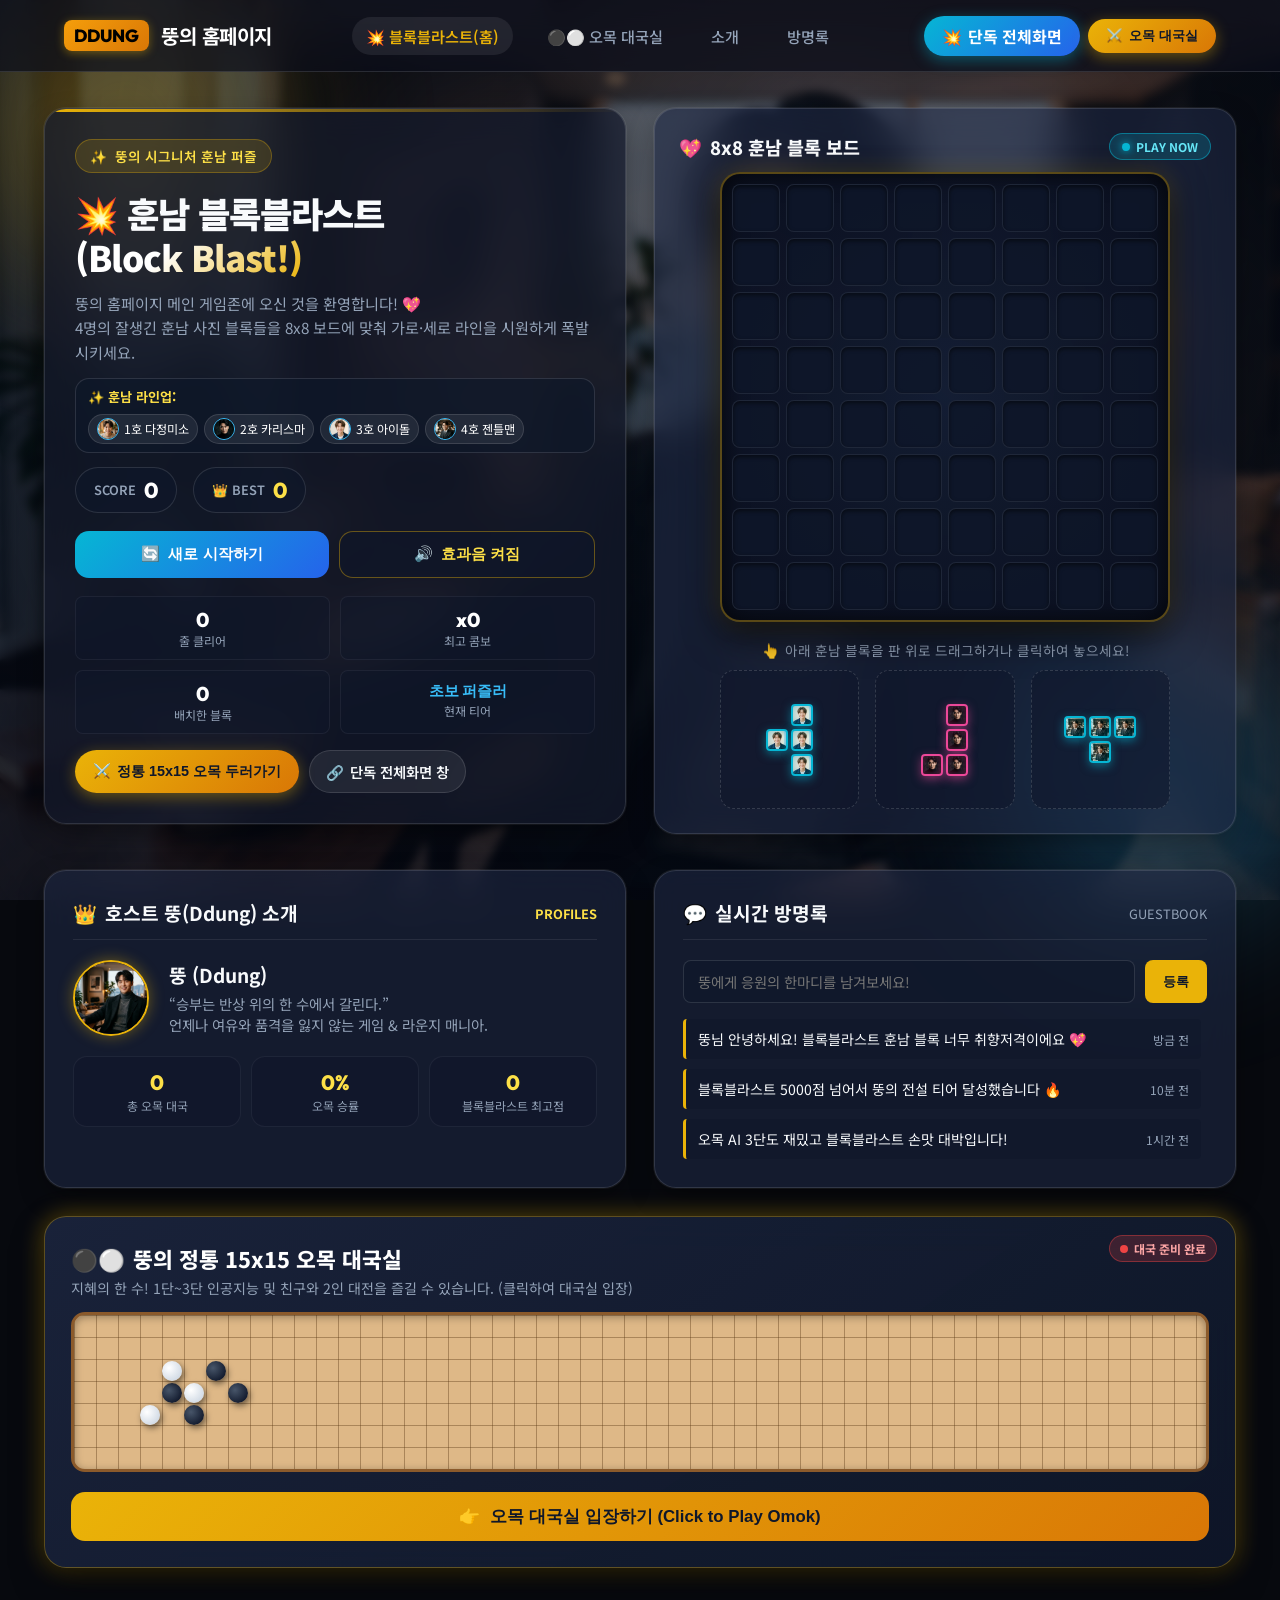
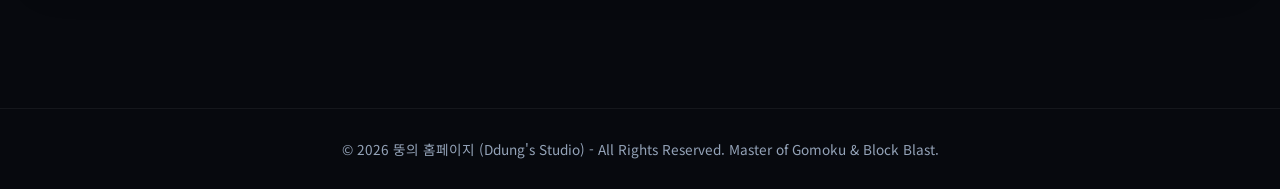
<file: index.html>
<!DOCTYPE html>
<html lang="ko">
<head>
  <meta charset="UTF-8">
  <meta name="viewport" content="width=device-width, initial-scale=1.0">
  <title>뚱의 홈페이지 - 훈남 블록블라스트 & 라운지</title>
  <meta name="description" content="뚱의 홈페이지 - 잘생긴 훈남 사진 블록과 함께 즐기는 중독성 100% 8x8 블록블라스트 퍼즐과 정통 15x15 오목">
  
  <!-- CSS Stylesheet -->
  <link rel="stylesheet" href="style.css">
  <link rel="icon" href="data:image/svg+xml,<svg xmlns=%22http://www.w3.org/2000/svg%22 viewBox=%220%22><text y=%2222%22 font-size=%2222%22>💥</text></svg>">
</head>
<body>
  <!-- Handsome Korean Man Background & Ambient Overlay -->
  <div class="bg-container">
    <img src="assets/bg.jpg" alt="뚱의 배경화면" class="bg-image">
  </div>
  <div class="bg-overlay"></div>
  <div class="glow-orb glow-orb-1"></div>
  <div class="glow-orb glow-orb-2"></div>

  <!-- Confetti Canvas for Victory Effects -->
  <canvas id="confettiCanvas"></canvas>

  <!-- Navigation Bar -->
  <nav class="navbar">
    <div class="nav-brand" data-target="view-home">
      <span class="brand-badge">DDUNG</span>
      <span class="brand-text">뚱의 홈페이지</span>
    </div>
    <ul class="nav-menu">
      <li><a href="#home" class="nav-link active" data-target="view-home">💥 블록블라스트(홈)</a></li>
      <li><a href="#game" class="nav-link" data-target="view-game">⚫⚪ 오목 대국실</a></li>
      <li><a href="#profile" class="nav-link" data-target="view-home">소개</a></li>
      <li><a href="#guestbook" class="nav-link" data-target="view-home">방명록</a></li>
    </ul>
    <div style="display: flex; gap: 8px; align-items: center;">
      <a href="blockblast.html" class="nav-cta" style="background: linear-gradient(135deg, #06b6d4, #2563eb); color: #fff; text-decoration: none; box-shadow: 0 4px 15px rgba(6, 182, 212, 0.4);">
        <span>💥</span> 단독 전체화면
      </a>
      <button class="nav-cta" id="navOmokCta">
        <span>⚔️</span> 오목 대국실
      </button>
    </div>
  </nav>

  <!-- Main Content Container -->
  <main class="container">
    
    <!-- ================= VIEW 1: HOME VIEW (BLOCK BLAST GAME CENTERPIECE) ================= -->
    <section id="view-home" class="view-section active-view">
      
      <!-- HERO & PLAYABLE BLOCK BLAST SECTION -->
      <div class="hero-wrapper home-bb-layout">
        
        <!-- Left: Game Info & Score & Controls -->
        <div class="hero-content bb-hero-panel">
          <div class="hero-tag">
            <span>✨</span> 뚱의 시그니처 훈남 퍼즐
          </div>
          <h1 class="hero-title" style="font-size: 2.2rem; line-height: 1.25; margin-bottom: 12px;">
            💥 훈남 블록블라스트<br>
            <span>(Block Blast!)</span>
          </h1>
          <p class="hero-desc" style="font-size: 0.95rem; line-height: 1.6; margin-bottom: 14px;">
            뚱의 홈페이지 메인 게임존에 오신 것을 환영합니다! 💖<br>
            4명의 잘생긴 훈남 사진 블록들을 8x8 보드에 맞춰 가로·세로 라인을 시원하게 폭발시키세요.
          </p>

          <!-- Handsome Lineup Preview Bar -->
          <div class="handsome-lineup-bar">
            <span class="lineup-title">✨ 훈남 라인업:</span>
            <div class="lineup-avatars">
              <span class="lineup-item" title="1호 다정미소남"><img src="assets/man1.jpg" alt="1호"> 1호 다정미소</span>
              <span class="lineup-item" title="2호 카리스마배우"><img src="assets/man2.jpg" alt="2호"> 2호 카리스마</span>
              <span class="lineup-item" title="3호 러블리아이돌"><img src="assets/man3.jpg" alt="3호"> 3호 아이돌</span>
              <span class="lineup-item" title="4호 지적수트남"><img src="assets/man4.jpg" alt="4호"> 4호 젠틀맨</span>
            </div>
          </div>

          <!-- Scoreboard Header -->
          <div class="bb-score-banner" style="margin-bottom: 18px; margin-top: 14px; flex-wrap: wrap;">
            <div class="bb-score-pill">
              <span class="label">SCORE</span>
              <span class="val" id="bbScore">0</span>
            </div>
            <div class="bb-score-pill high-score">
              <span class="label">👑 BEST</span>
              <span class="val" id="bbHighScore">0</span>
            </div>
            <div class="combo-badge" id="bbComboBadge">
              <span>🔥</span>
              <span id="bbComboCount">x1</span> COMBO!
            </div>
          </div>

          <!-- Action Buttons -->
          <div style="display: flex; gap: 10px; margin-bottom: 18px; flex-wrap: wrap;">
            <button class="ctrl-btn btn-restart" id="bbBtnRestart" style="flex: 1; min-width: 130px; padding: 12px 18px; background: linear-gradient(135deg, #06b6d4, #2563eb); color: #fff;">
              <span>🔄</span> 새로 시작하기
            </button>
            <button class="ctrl-btn btn-sound sound-on" id="bbBtnSound" style="flex: 1; min-width: 130px; padding: 12px 18px;">
              <span>🔊</span> 효과음 켜짐
            </button>
          </div>

          <!-- Live Stats Grid -->
          <div class="game-stats-grid" style="margin-bottom: 16px;">
            <div class="stat-tile">
              <div class="val" id="bbStatLines">0</div>
              <div class="sub">줄 클리어</div>
            </div>
            <div class="stat-tile">
              <div class="val" id="bbStatMaxCombo">x0</div>
              <div class="sub">최고 콤보</div>
            </div>
            <div class="stat-tile">
              <div class="val" id="bbStatBlocks">0</div>
              <div class="sub">배치한 블록</div>
            </div>
            <div class="stat-tile">
              <div class="val" id="bbStatTier" style="font-size: 0.95rem; color: var(--accent);">초보 퍼즐러</div>
              <div class="sub">현재 티어</div>
            </div>
          </div>

          <!-- Quick Navigation -->
          <div style="display: flex; gap: 10px; flex-wrap: wrap;">
            <button class="nav-cta" id="heroPlayBtn" style="padding: 10px 18px; font-size: 0.9rem;">
              <span>⚔️</span> 정통 15x15 오목 두러가기
            </button>
            <a href="blockblast.html" class="game-back-btn" style="text-decoration: none; padding: 10px 16px; font-size: 0.9rem;">
              <span>🔗</span> 단독 전체화면 창
            </a>
          </div>
        </div>

        <!-- Right: THE ACTUAL 8x8 BOARD CARD -->
        <div class="bb-board-card" style="margin: 0; width: 100%;">
          <div style="display: flex; justify-content: space-between; width: 100%; align-items: center; margin-bottom: 12px;">
            <div style="font-size: 1.15rem; font-weight: 800; display: flex; align-items: center; gap: 8px;">
              <span>💖</span> 8x8 훈남 블록 보드
            </div>
            <div class="card-badge-live" style="position: static; background: rgba(6, 182, 212, 0.2); border-color: rgba(6, 182, 212, 0.5); color: #67e8f9; padding: 4px 12px;">
              <div class="pulse-dot" style="background-color: #06b6d4; box-shadow: 0 0 8px #06b6d4;"></div>
              <span>PLAY NOW</span>
            </div>
          </div>

          <!-- 8x8 Board Container -->
          <div class="bb-board-wrapper">
            <div class="bb-board" id="bbBoard"></div>
            <canvas id="bbParticleCanvas"></canvas>
          </div>

          <!-- Dock Guide & 3 Pieces Dock -->
          <div class="bb-dock-guide">
            <span>👆</span> 아래 훈남 블록을 판 위로 드래그하거나 클릭하여 놓으세요!
          </div>
          <div class="bb-dock" id="bbDock"></div>
        </div>

      </div>

      <!-- Secondary Info Grid (Profile & Guestbook) -->
      <div class="grid-section">
        <!-- Profile Card -->
        <div class="glass-card" id="profile">
          <div class="card-title-bar">
            <div class="card-title">
              <span>👑</span> 호스트 뚱(Ddung) 소개
            </div>
            <span style="font-size: 0.8rem; color: var(--text-gold); font-weight: 700;">PROFILES</span>
          </div>
          <div class="profile-card-inner">
            <img src="assets/bg.jpg" alt="뚱 프로필 사진" class="profile-avatar">
            <div class="profile-info">
              <h3>뚱 (Ddung)</h3>
              <p>“승부는 반상 위의 한 수에서 갈린다.”<br>언제나 여유와 품격을 잃지 않는 게임 & 라운지 매니아.</p>
            </div>
          </div>
          <div class="stats-bar">
            <div class="stat-box">
              <div class="num" id="mainTotalGames">0</div>
              <div class="label">총 오목 대국</div>
            </div>
            <div class="stat-box">
              <div class="num" id="mainWinRate">0%</div>
              <div class="label">오목 승률</div>
            </div>
            <div class="stat-box">
              <div class="num" id="mainBbHighScore">0</div>
              <div class="label">블록블라스트 최고점</div>
            </div>
          </div>
        </div>

        <!-- Guestbook Card -->
        <div class="glass-card" id="guestbook">
          <div class="card-title-bar">
            <div class="card-title">
              <span>💬</span> 실시간 방명록
            </div>
            <span style="font-size: 0.8rem; color: var(--text-muted);">GUESTBOOK</span>
          </div>
          <form class="guestbook-form" id="guestbookForm">
            <input type="text" id="guestbookInput" class="guestbook-input" placeholder="뚱에게 응원의 한마디를 남겨보세요!" maxlength="50" required>
            <button type="submit" class="guestbook-btn">등록</button>
          </form>
          <div class="guestbook-list" id="guestbookList">
            <!-- Dynamic Guestbook Entries -->
          </div>
        </div>
      </div>

      <!-- Omok Promotion Banner -->
      <div class="game-launch-card" id="gameLaunchCard" style="margin-top: 28px;" title="클릭하여 오목 대국실로 이동">
        <div class="card-badge-live">
          <div class="pulse-dot"></div>
          <span>대국 준비 완료</span>
        </div>
        <div class="launch-card-header">
          <h3><span>⚫⚪</span> 뚱의 정통 15x15 오목 대국실</h3>
          <p>지혜의 한 수! 1단~3단 인공지능 및 친구와 2인 대전을 즐길 수 있습니다. (클릭하여 대국실 입장)</p>
        </div>
        <div class="mini-board-preview">
          <div class="preview-stone b1"></div>
          <div class="preview-stone w1"></div>
          <div class="preview-stone b2"></div>
          <div class="preview-stone w2"></div>
          <div class="preview-stone b3"></div>
          <div class="preview-stone w3"></div>
          <div class="preview-stone b4"></div>
        </div>
        <button class="preview-cta-btn">
          <span>👉</span> 오목 대국실 입장하기 (Click to Play Omok)
        </button>
      </div>

    </section>

    <!-- ================= VIEW 2: OMOK GAME VIEW ================= -->
    <section id="view-game" class="view-section">
      <div class="game-container">
        <!-- Main Board Card -->
        <div class="game-board-card">
          <div class="game-header-bar">
            <button class="game-back-btn" id="backToHomeBtn">
              <span>←</span> 메인 홈(블록블라스트)으로 돌아가기
            </button>
            <div class="turn-banner">
              <div class="turn-stone black" id="turnStoneIndicator"></div>
              <span class="turn-text" id="turnText">내 차례 (흑돌)</span>
            </div>
          </div>

          <!-- Board Canvas -->
          <div class="board-wrapper">
            <canvas id="omokCanvas"></canvas>
          </div>
        </div>

        <!-- Side Control Panel -->
        <aside class="game-side-panel">
          <!-- Game Settings & Modes -->
          <div class="panel-card">
            <div class="panel-card-title">
              <span>⚙️</span> 대국 모드 선택
            </div>
            <div class="mode-selector">
              <button class="mode-btn active" data-mode="ai">🤖 AI 대전</button>
              <button class="mode-btn" data-mode="pvp">👥 2인 대전</button>
            </div>

            <!-- AI Difficulty Container -->
            <div id="aiDifficultyContainer" class="ai-difficulty-selector">
              <button class="diff-btn" data-diff="easy">1단 (초급)</button>
              <button class="diff-btn" data-diff="normal">2단 (중급)</button>
              <button class="diff-btn active" data-diff="hard">3단 (고급)</button>
            </div>

            <!-- Action Controls -->
            <div class="btn-group">
              <button class="ctrl-btn btn-restart" id="btnRestart">
                <span>🔄</span> 판 쓸기 (새 게임)
              </button>
              <button class="ctrl-btn btn-undo" id="btnUndo">
                <span>↩️</span> 한 수 무르기
              </button>
              <button class="ctrl-btn btn-sound sound-on" id="btnSound">
                <span>🔊</span> 착수 효과음
              </button>
            </div>
          </div>

          <!-- Score & Stats Tile -->
          <div class="panel-card">
            <div class="panel-card-title">
              <span>📊</span> 나의 대국 기록실
            </div>
            <div class="game-stats-grid">
              <div class="stat-tile">
                <div class="val" id="statTotalGames">0</div>
                <div class="sub">총 게임수</div>
              </div>
              <div class="stat-tile">
                <div class="val" id="statWinRate">0%</div>
                <div class="sub">승률</div>
              </div>
              <div class="stat-tile">
                <div class="val" id="statWinLoss">0승 0패</div>
                <div class="sub">전적</div>
              </div>
              <div class="stat-tile">
                <div class="val" id="statMoveCount">0</div>
                <div class="sub">현재 착수수</div>
              </div>
            </div>
          </div>
        </aside>
      </div>
    </section>

  </main>

  <!-- Victory / Game Over Modal (Omok) -->
  <div class="modal-overlay" id="victoryModal">
    <div class="victory-modal">
      <div class="modal-trophy">🏆</div>
      <h2 class="modal-winner-title" id="modalWinnerTitle">대승리!</h2>
      <p class="modal-winner-desc" id="modalWinnerDesc">멋진 수로 승리를 쟁취하셨습니다!</p>
      <div style="display: flex; gap: 10px; justify-content: center;">
        <button class="ctrl-btn btn-restart" id="modalRestartBtn" style="padding: 12px 24px; width: auto;">
          <span>🔄</span> 다시 한 판
        </button>
        <button class="ctrl-btn btn-undo" id="modalCloseBtn" style="padding: 12px 20px; width: auto;">
          닫기
        </button>
      </div>
    </div>
  </div>

  <!-- Block Blast Game Over Modal -->
  <div class="modal-overlay" id="bbGameOverModal">
    <div class="victory-modal">
      <div class="modal-trophy">💥</div>
      <h2 class="modal-winner-title" style="color: #67e8f9;">GAME OVER</h2>
      <p class="modal-winner-desc">더 이상 놓을 수 있는 빈 공간이 없습니다!</p>
      
      <div style="background: rgba(15, 23, 42, 0.7); border-radius: var(--radius-md); padding: 18px; margin-bottom: 22px; border: 1px solid var(--glass-border);">
        <div style="font-size: 0.85rem; color: var(--text-muted); margin-bottom: 4px;">최종 획득 점수</div>
        <div style="font-size: 2.6rem; font-weight: 900; color: #fff; font-family: var(--font-en);" id="bbModalScore">0</div>
        
        <div id="bbModalNewRecord" style="display: none; align-items: center; justify-content: center; gap: 6px; background: linear-gradient(135deg, #f59e0b, #ef4444); color: #fff; font-size: 0.82rem; font-weight: 800; padding: 4px 14px; border-radius: 999px; margin: 10px auto 0; width: fit-content; box-shadow: 0 0 12px rgba(245, 158, 11, 0.5);">
          🎉 신기록 달성 (NEW RECORD)!
        </div>

        <div style="display: flex; justify-content: space-around; margin-top: 16px; border-top: 1px solid rgba(255,255,255,0.08); padding-top: 12px;">
          <div>
            <div style="font-size: 0.75rem; color: var(--text-muted);">최고 기록</div>
            <div style="font-size: 1.15rem; font-weight: 700; color: var(--text-gold);" id="bbModalHighScore">0</div>
          </div>
          <div>
            <div style="font-size: 0.75rem; color: var(--text-muted);">줄 클리어</div>
            <div style="font-size: 1.15rem; font-weight: 700; color: #fff;" id="bbModalLines">0</div>
          </div>
          <div>
            <div style="font-size: 0.75rem; color: var(--text-muted);">최대 콤보</div>
            <div style="font-size: 1.15rem; font-weight: 700; color: #f87171;" id="bbModalMaxCombo">x0</div>
          </div>
        </div>
      </div>

      <div style="display: flex; gap: 12px; justify-content: center;">
        <button class="ctrl-btn btn-restart" id="bbModalRestartBtn" style="padding: 12px 28px; width: auto; background: linear-gradient(135deg, #06b6d4, #2563eb); color: #fff;">
          <span>🔄</span> 다시 도전하기
        </button>
        <button class="ctrl-btn btn-undo" id="bbModalCloseBtn" style="padding: 12px 20px; width: auto;">
          닫기
        </button>
      </div>
    </div>
  </div>

  <!-- Footer -->
  <footer class="footer">
    <p>© 2026 뚱의 홈페이지 (Ddung's Studio) - All Rights Reserved. Master of Gomoku & Block Blast.</p>
  </footer>

  <!-- Scripts -->
  <script src="game.js"></script>
  <script src="blockblast.js"></script>
  <script src="main.js"></script>
</body>
</html>
</file>
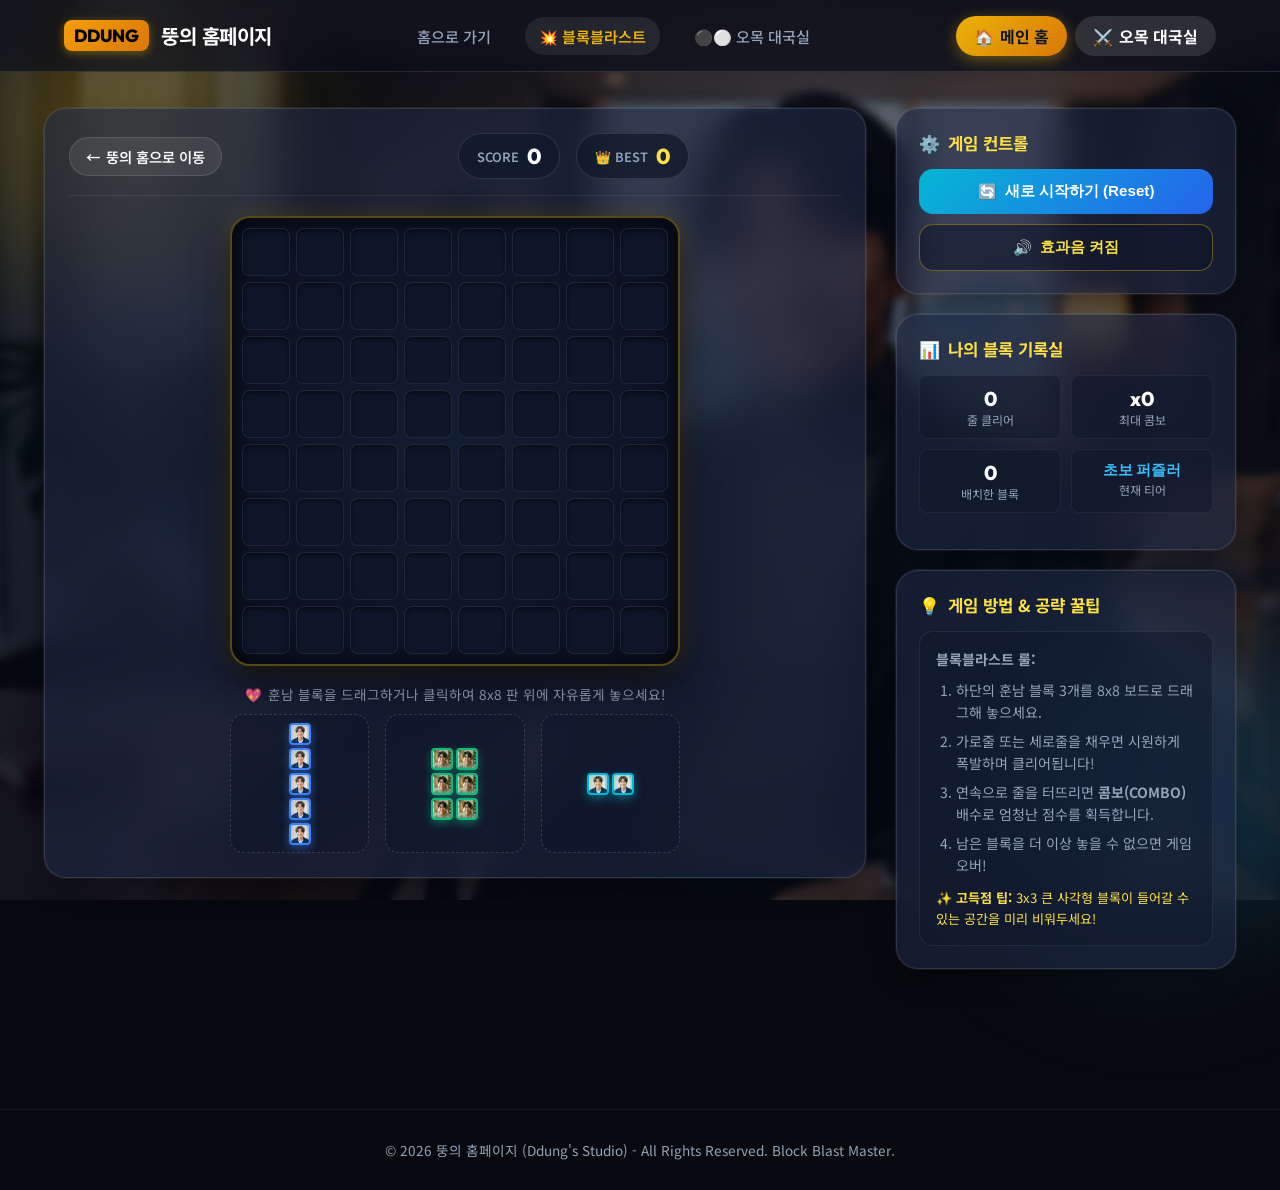
<file: blockblast.html>
<!DOCTYPE html>
<html lang="ko">
<head>
  <meta charset="UTF-8">
  <meta name="viewport" content="width=device-width, initial-scale=1.0">
  <title>뚱의 블록블라스트 - 훈남 퍼즐 게임</title>
  <meta name="description" content="뚱의 블록블라스트 - 훈남 사진 블록과 함께 즐기는 중독성 100% 8x8 블록 퍼즐 & 콤보 폭발">
  
  <link rel="stylesheet" href="style.css">
  <link rel="icon" href="data:image/svg+xml,<svg xmlns=%22http://www.w3.org/2000/svg%22 viewBox=%220%22><text y=%2222%22 font-size=%2222%22>💥</text></svg>">
</head>
<body>
  <!-- Background -->
  <div class="bg-container">
    <img src="assets/bg.jpg" alt="뚱의 배경화면" class="bg-image">
  </div>
  <div class="bg-overlay"></div>
  <div class="glow-orb glow-orb-1"></div>
  <div class="glow-orb glow-orb-2"></div>

  <canvas id="confettiCanvas"></canvas>

  <!-- Navbar -->
  <nav class="navbar">
    <a href="index.html" class="nav-brand">
      <span class="brand-badge">DDUNG</span>
      <span class="brand-text">뚱의 홈페이지</span>
    </a>
    <ul class="nav-menu">
      <li><a href="index.html" class="nav-link">홈으로 가기</a></li>
      <li><a href="blockblast.html" class="nav-link active">💥 블록블라스트</a></li>
      <li><a href="omok.html" class="nav-link">⚫⚪ 오목 대국실</a></li>
    </ul>
    <div style="display: flex; gap: 8px;">
      <a href="index.html" class="nav-cta" style="text-decoration: none;">
        <span>🏠</span> 메인 홈
      </a>
      <a href="omok.html" class="nav-cta" style="text-decoration: none; background: rgba(255, 255, 255, 0.12); color: #fff; box-shadow: none;">
        <span>⚔️</span> 오목 대국실
      </a>
    </div>
  </nav>

  <!-- Block Blast Game Content -->
  <main class="container">
    <div class="bb-container">
      <!-- Main Board Card -->
      <div class="bb-board-card">
        <div class="bb-header-bar">
          <a href="index.html" class="game-back-btn" style="text-decoration: none;">
            <span>←</span> 뚱의 홈으로 이동
          </a>
          <div class="bb-score-banner">
            <div class="bb-score-pill">
              <span class="label">SCORE</span>
              <span class="val" id="bbScore">0</span>
            </div>
            <div class="bb-score-pill high-score">
              <span class="label">👑 BEST</span>
              <span class="val" id="bbHighScore">0</span>
            </div>
            <div class="combo-badge" id="bbComboBadge">
              <span>🔥</span>
              <span id="bbComboCount">x1</span> COMBO!
            </div>
          </div>
        </div>

        <!-- 8x8 Board Container -->
        <div class="bb-board-wrapper">
          <div class="bb-board" id="bbBoard"></div>
          <canvas id="bbParticleCanvas"></canvas>
        </div>

        <!-- Dock Guide & Pieces -->
        <div class="bb-dock-guide">
          <span>💖</span> 훈남 블록을 드래그하거나 클릭하여 8x8 판 위에 자유롭게 놓으세요!
        </div>
        <div class="bb-dock" id="bbDock"></div>
      </div>

      <!-- Side Control Panel -->
      <aside class="game-side-panel">
        <!-- Game Controls -->
        <div class="panel-card">
          <div class="panel-card-title">
            <span>⚙️</span> 게임 컨트롤
          </div>
          <div class="btn-group">
            <button class="ctrl-btn btn-restart" id="bbBtnRestart" style="background: linear-gradient(135deg, #06b6d4, #2563eb); color: #fff;">
              <span>🔄</span> 새로 시작하기 (Reset)
            </button>
            <button class="ctrl-btn btn-sound sound-on" id="bbBtnSound">
              <span>🔊</span> 효과음 켜짐
            </button>
          </div>
        </div>

        <!-- Live Stats Grid -->
        <div class="panel-card">
          <div class="panel-card-title">
            <span>📊</span> 나의 블록 기록실
          </div>
          <div class="game-stats-grid">
            <div class="stat-tile">
              <div class="val" id="bbStatLines">0</div>
              <div class="sub">줄 클리어</div>
            </div>
            <div class="stat-tile">
              <div class="val" id="bbStatMaxCombo">x0</div>
              <div class="sub">최대 콤보</div>
            </div>
            <div class="stat-tile">
              <div class="val" id="bbStatBlocks">0</div>
              <div class="sub">배치한 블록</div>
            </div>
            <div class="stat-tile">
              <div class="val" id="bbStatTier" style="font-size: 0.95rem; color: var(--accent);">초보 퍼즐러</div>
              <div class="sub">현재 티어</div>
            </div>
          </div>
        </div>

        <!-- How to play Card -->
        <div class="panel-card">
          <div class="panel-card-title">
            <span>💡</span> 게임 방법 & 공략 꿀팁
          </div>
          <div class="how-to-play-box">
            <p><strong>블록블라스트 룰:</strong></p>
            <ol>
              <li>하단의 훈남 블록 3개를 8x8 보드로 드래그해 놓으세요.</li>
              <li>가로줄 또는 세로줄을 채우면 시원하게 폭발하며 클리어됩니다!</li>
              <li>연속으로 줄을 터뜨리면 <strong>콤보(COMBO)</strong> 배수로 엄청난 점수를 획득합니다.</li>
              <li>남은 블록을 더 이상 놓을 수 없으면 게임 오버!</li>
            </ol>
            <p style="margin-top: 10px; color: var(--text-gold); font-size: 0.82rem;">
              ✨ <strong>고득점 팁:</strong> 3x3 큰 사각형 블록이 들어갈 수 있는 공간을 미리 비워두세요!
            </p>
          </div>
        </div>
      </aside>
    </div>
  </main>

  <!-- Block Blast Game Over Modal -->
  <div class="modal-overlay" id="bbGameOverModal">
    <div class="victory-modal">
      <div class="modal-trophy">💥</div>
      <h2 class="modal-winner-title" style="color: #67e8f9;">GAME OVER</h2>
      <p class="modal-winner-desc">더 이상 놓을 수 있는 빈 공간이 없습니다!</p>
      
      <div style="background: rgba(15, 23, 42, 0.7); border-radius: var(--radius-md); padding: 18px; margin-bottom: 22px; border: 1px solid var(--glass-border);">
        <div style="font-size: 0.85rem; color: var(--text-muted); margin-bottom: 4px;">최종 획득 점수</div>
        <div style="font-size: 2.6rem; font-weight: 900; color: #fff; font-family: var(--font-en);" id="bbModalScore">0</div>
        
        <div id="bbModalNewRecord" style="display: none; align-items: center; justify-content: center; gap: 6px; background: linear-gradient(135deg, #f59e0b, #ef4444); color: #fff; font-size: 0.82rem; font-weight: 800; padding: 4px 14px; border-radius: 999px; margin: 10px auto 0; width: fit-content; box-shadow: 0 0 12px rgba(245, 158, 11, 0.5);">
          🎉 신기록 달성 (NEW RECORD)!
        </div>

        <div style="display: flex; justify-content: space-around; margin-top: 16px; border-top: 1px solid rgba(255,255,255,0.08); padding-top: 12px;">
          <div>
            <div style="font-size: 0.75rem; color: var(--text-muted);">최고 기록</div>
            <div style="font-size: 1.15rem; font-weight: 700; color: var(--text-gold);" id="bbModalHighScore">0</div>
          </div>
          <div>
            <div style="font-size: 0.75rem; color: var(--text-muted);">줄 클리어</div>
            <div style="font-size: 1.15rem; font-weight: 700; color: #fff;" id="bbModalLines">0</div>
          </div>
          <div>
            <div style="font-size: 0.75rem; color: var(--text-muted);">최대 콤보</div>
            <div style="font-size: 1.15rem; font-weight: 700; color: #f87171;" id="bbModalMaxCombo">x0</div>
          </div>
        </div>
      </div>

      <div style="display: flex; gap: 12px; justify-content: center;">
        <button class="ctrl-btn btn-restart" id="bbModalRestartBtn" style="padding: 12px 28px; width: auto; background: linear-gradient(135deg, #06b6d4, #2563eb); color: #fff;">
          <span>🔄</span> 다시 도전하기
        </button>
        <button class="ctrl-btn btn-undo" id="bbModalCloseBtn" style="padding: 12px 20px; width: auto;">
          닫기
        </button>
      </div>
    </div>
  </div>

  <!-- Footer -->
  <footer class="footer">
    <p>© 2026 뚱의 홈페이지 (Ddung's Studio) - All Rights Reserved. Block Blast Master.</p>
  </footer>

  <!-- Scripts -->
  <script src="blockblast.js"></script>
  <script>
    document.addEventListener('DOMContentLoaded', () => {
      const blockBlast = new BlockBlastGame({
        boardId: 'bbBoard',
        dockId: 'bbDock',
        canvasId: 'bbParticleCanvas',
        scoreId: 'bbScore',
        highScoreId: 'bbHighScore',
        comboBadgeId: 'bbComboBadge',
        comboCountId: 'bbComboCount',
        statLinesId: 'bbStatLines',
        statMaxComboId: 'bbStatMaxCombo',
        statBlocksId: 'bbStatBlocks',
        statTierId: 'bbStatTier',
        modalId: 'bbGameOverModal',
        modalScoreId: 'bbModalScore',
        modalHighScoreId: 'bbModalHighScore',
        modalNewRecordId: 'bbModalNewRecord',
        modalLinesId: 'bbModalLines',
        modalMaxComboId: 'bbModalMaxCombo',
        modalRestartId: 'bbModalRestartBtn'
      });
      window.currentBlockBlast = blockBlast;

      const bbBtnRestart = document.getElementById('bbBtnRestart');
      const bbBtnSound = document.getElementById('bbBtnSound');
      const bbModalCloseBtn = document.getElementById('bbModalCloseBtn');
      const bbGameOverModal = document.getElementById('bbGameOverModal');

      if (bbBtnRestart) {
        bbBtnRestart.addEventListener('click', () => blockBlast.restart());
      }
      if (bbBtnSound) {
        bbBtnSound.addEventListener('click', () => {
          const isSound = blockBlast.toggleSound();
          bbBtnSound.classList.toggle('sound-on', isSound);
          bbBtnSound.innerHTML = isSound 
            ? '<span>🔊</span> 효과음 켜짐' 
            : '<span>🔇</span> 효과음 꺼짐';
        });
      }
      if (bbModalCloseBtn) {
        bbModalCloseBtn.addEventListener('click', () => {
          if (bbGameOverModal) bbGameOverModal.classList.remove('show');
        });
      }
    });
  </script>
</body>
</html>
</file>
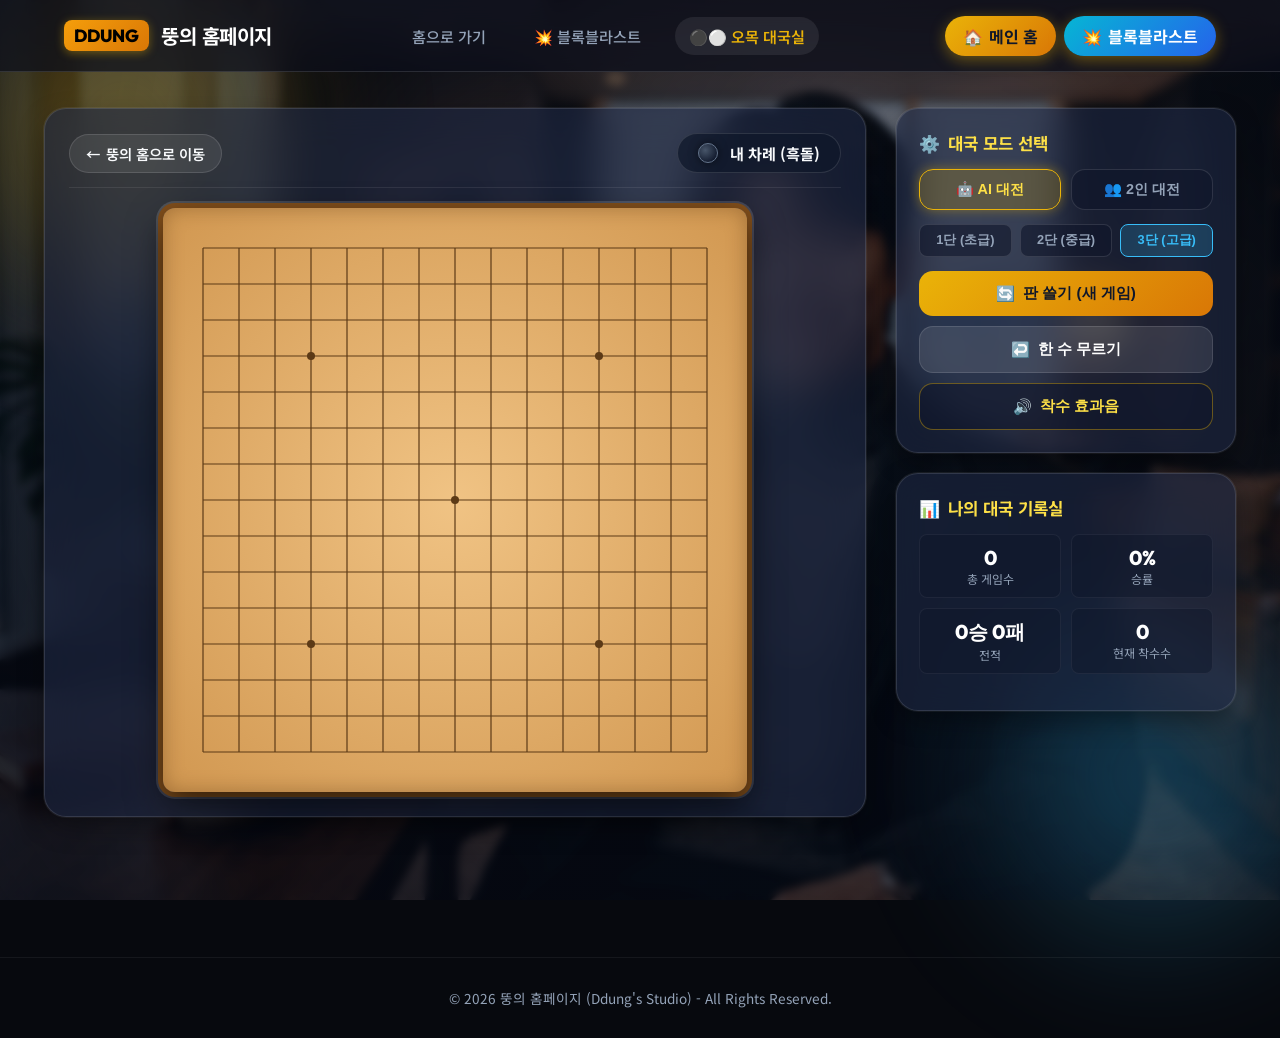
<file: omok.html>
<!DOCTYPE html>
<html lang="ko">
<head>
  <meta charset="UTF-8">
  <meta name="viewport" content="width=device-width, initial-scale=1.0">
  <title>뚱의 오목 대국실 - 정통 15x15 오목</title>
  <meta name="description" content="뚱의 오목 대국실 - 정통 15x15 오목 게임 및 인공지능 대전">
  
  <link rel="stylesheet" href="style.css">
  <link rel="icon" href="data:image/svg+xml,<svg xmlns=%22http://www.w3.org/2000/svg%22 viewBox=%220%22><text y=%2222%22 font-size=%2222%22>👑</text></svg>">
</head>
<body>
  <!-- Background -->
  <div class="bg-container">
    <img src="assets/bg.jpg" alt="뚱의 배경화면" class="bg-image">
  </div>
  <div class="bg-overlay"></div>
  <div class="glow-orb glow-orb-1"></div>
  <div class="glow-orb glow-orb-2"></div>

  <canvas id="confettiCanvas"></canvas>

  <!-- Navbar -->
  <nav class="navbar">
    <a href="index.html" class="nav-brand">
      <span class="brand-badge">DDUNG</span>
      <span class="brand-text">뚱의 홈페이지</span>
    </a>
    <ul class="nav-menu">
      <li><a href="index.html" class="nav-link">홈으로 가기</a></li>
      <li><a href="blockblast.html" class="nav-link">💥 블록블라스트</a></li>
      <li><a href="omok.html" class="nav-link active">⚫⚪ 오목 대국실</a></li>
    </ul>
    <div style="display: flex; gap: 8px;">
      <a href="index.html" class="nav-cta" style="text-decoration: none;">
        <span>🏠</span> 메인 홈
      </a>
      <a href="blockblast.html" class="nav-cta" style="text-decoration: none; background: linear-gradient(135deg, #06b6d4, #2563eb); color: #fff;">
        <span>💥</span> 블록블라스트
      </a>
    </div>
  </nav>

  <!-- Omok Game Content -->
  <main class="container">
    <div class="game-container">
      <!-- Main Board Card -->
      <div class="game-board-card">
        <div class="game-header-bar">
          <a href="index.html" class="game-back-btn" style="text-decoration: none;">
            <span>←</span> 뚱의 홈으로 이동
          </a>
          <div class="turn-banner">
            <div class="turn-stone black" id="turnStoneIndicator"></div>
            <span class="turn-text" id="turnText">내 차례 (흑돌)</span>
          </div>
        </div>

        <!-- Board Canvas -->
        <div class="board-wrapper">
          <canvas id="omokCanvas"></canvas>
        </div>
      </div>

      <!-- Side Control Panel -->
      <aside class="game-side-panel">
        <div class="panel-card">
          <div class="panel-card-title">
            <span>⚙️</span> 대국 모드 선택
          </div>
          <div class="mode-selector">
            <button class="mode-btn active" data-mode="ai">🤖 AI 대전</button>
            <button class="mode-btn" data-mode="pvp">👥 2인 대전</button>
          </div>

          <div id="aiDifficultyContainer" class="ai-difficulty-selector">
            <button class="diff-btn" data-diff="easy">1단 (초급)</button>
            <button class="diff-btn" data-diff="normal">2단 (중급)</button>
            <button class="diff-btn active" data-diff="hard">3단 (고급)</button>
          </div>

          <div class="btn-group">
            <button class="ctrl-btn btn-restart" id="btnRestart">
              <span>🔄</span> 판 쓸기 (새 게임)
            </button>
            <button class="ctrl-btn btn-undo" id="btnUndo">
              <span>↩️</span> 한 수 무르기
            </button>
            <button class="ctrl-btn btn-sound sound-on" id="btnSound">
              <span>🔊</span> 착수 효과음
            </button>
          </div>
        </div>

        <div class="panel-card">
          <div class="panel-card-title">
            <span>📊</span> 나의 대국 기록실
          </div>
          <div class="game-stats-grid">
            <div class="stat-tile">
              <div class="val" id="statTotalGames">0</div>
              <div class="sub">총 게임수</div>
            </div>
            <div class="stat-tile">
              <div class="val" id="statWinRate">0%</div>
              <div class="sub">승률</div>
            </div>
            <div class="stat-tile">
              <div class="val" id="statWinLoss">0승 0패</div>
              <div class="sub">전적</div>
            </div>
            <div class="stat-tile">
              <div class="val" id="statMoveCount">0</div>
              <div class="sub">현재 착수수</div>
            </div>
          </div>
        </div>
      </aside>
    </div>
  </main>

  <!-- Victory Modal -->
  <div class="modal-overlay" id="victoryModal">
    <div class="victory-modal">
      <div class="modal-trophy">🏆</div>
      <h2 class="modal-winner-title" id="modalWinnerTitle">대승리!</h2>
      <p class="modal-winner-desc" id="modalWinnerDesc">멋진 수로 승리를 쟁취하셨습니다!</p>
      <div style="display: flex; gap: 10px; justify-content: center;">
        <button class="ctrl-btn btn-restart" id="modalRestartBtn" style="padding: 12px 24px; width: auto;">
          <span>🔄</span> 다시 한 판
        </button>
        <button class="ctrl-btn btn-undo" id="modalCloseBtn" style="padding: 12px 20px; width: auto;">
          닫기
        </button>
      </div>
    </div>
  </div>

  <footer class="footer">
    <p>© 2026 뚱의 홈페이지 (Ddung's Studio) - All Rights Reserved.</p>
  </footer>

  <script src="game.js"></script>
  <script src="main.js"></script>
</body>
</html>
</file>
<file: style.css>
/* === Google Fonts & Reset === */
@import url('https://fonts.googleapis.com/css2?family=Noto+Sans+KR:wght@300;400;500;700;900&family=Outfit:wght@400;600;700;800&display=swap');

:root {
  --primary: #eab308;
  --primary-hover: #f59e0b;
  --primary-glow: rgba(234, 179, 8, 0.4);
  --accent: #38bdf8;
  --accent-glow: rgba(56, 189, 248, 0.35);
  
  --bg-overlay: rgba(10, 14, 26, 0.78);
  --bg-overlay-light: rgba(15, 23, 42, 0.65);
  --glass-bg: rgba(20, 27, 45, 0.7);
  --glass-card: rgba(30, 41, 69, 0.6);
  --glass-border: rgba(255, 255, 255, 0.12);
  --glass-border-hover: rgba(234, 179, 8, 0.4);
  
  --text-main: #f8fafc;
  --text-muted: #94a3b8;
  --text-gold: #fde047;
  
  --board-bg: #e6b36e;
  --board-line: #5c3a16;
  --board-border: #8c531b;
  
  --font-main: 'Noto Sans KR', 'Outfit', -apple-system, BlinkMacSystemFont, sans-serif;
  --font-en: 'Outfit', sans-serif;
  
  --radius-sm: 8px;
  --radius-md: 14px;
  --radius-lg: 22px;
  --radius-full: 9999px;
  
  --shadow-card: 0 10px 30px -5px rgba(0, 0, 0, 0.45), 0 0 0 1px rgba(255, 255, 255, 0.08);
  --shadow-glow: 0 0 25px var(--primary-glow);
  
  --transition-fast: 0.2s ease;
  --transition-normal: 0.35s cubic-bezier(0.16, 1, 0.3, 1);
}

* {
  margin: 0;
  padding: 0;
  box-sizing: border-box;
  -webkit-font-smoothing: antialiased;
}

body {
  font-family: var(--font-main);
  background-color: #07090e;
  color: var(--text-main);
  min-height: 100vh;
  overflow-x: hidden;
  position: relative;
}

/* === Background Setup === */
.bg-container {
  position: fixed;
  top: 0;
  left: 0;
  width: 100vw;
  height: 100vh;
  z-index: -2;
  overflow: hidden;
}

.bg-image {
  width: 100%;
  height: 100%;
  object-fit: cover;
  object-position: center 20%;
  transform: scale(1.02);
  transition: transform 10s ease-out;
}

.bg-overlay {
  position: fixed;
  top: 0;
  left: 0;
  width: 100%;
  height: 100%;
  background: radial-gradient(circle at 75% 25%, rgba(10, 15, 30, 0.6) 0%, rgba(5, 8, 18, 0.88) 100%);
  backdrop-filter: blur(4px);
  -webkit-backdrop-filter: blur(4px);
  z-index: -1;
}

/* Ambient Glow Orbs */
.glow-orb {
  position: fixed;
  width: 450px;
  height: 450px;
  border-radius: 50%;
  background: radial-gradient(circle, var(--primary-glow) 0%, rgba(0,0,0,0) 70%);
  filter: blur(60px);
  pointer-events: none;
  z-index: -1;
  animation: floatOrb 12s infinite alternate ease-in-out;
}
.glow-orb-1 { top: -100px; left: -100px; }
.glow-orb-2 { bottom: -100px; right: -100px; background: radial-gradient(circle, var(--accent-glow) 0%, rgba(0,0,0,0) 70%); }

@keyframes floatOrb {
  0% { transform: translate(0, 0) scale(1); }
  100% { transform: translate(60px, 40px) scale(1.15); }
}

/* === Navigation Bar === */
.navbar {
  position: sticky;
  top: 0;
  width: 100%;
  height: 72px;
  display: flex;
  align-items: center;
  justify-content: space-between;
  padding: 0 5%;
  background: rgba(10, 14, 26, 0.7);
  backdrop-filter: blur(16px);
  -webkit-backdrop-filter: blur(16px);
  border-bottom: 1px solid var(--glass-border);
  z-index: 100;
}

.nav-brand {
  display: flex;
  align-items: center;
  gap: 12px;
  text-decoration: none;
  cursor: pointer;
}

.brand-badge {
  background: linear-gradient(135deg, #f59e0b, #d97706);
  color: #000;
  font-family: var(--font-en);
  font-weight: 800;
  font-size: 1.1rem;
  padding: 4px 10px;
  border-radius: var(--radius-sm);
  box-shadow: 0 2px 10px var(--primary-glow);
}

.brand-text {
  font-size: 1.25rem;
  font-weight: 700;
  color: #ffffff;
  letter-spacing: -0.5px;
}

.nav-menu {
  display: flex;
  align-items: center;
  gap: 20px;
  list-style: none;
}

.nav-link {
  color: var(--text-muted);
  text-decoration: none;
  font-size: 0.95rem;
  font-weight: 500;
  padding: 8px 14px;
  border-radius: var(--radius-full);
  transition: var(--transition-fast);
  cursor: pointer;
}

.nav-link:hover, .nav-link.active {
  color: var(--text-main);
  background: rgba(255, 255, 255, 0.08);
}

.nav-link.active {
  color: var(--primary);
  font-weight: 600;
}

.nav-cta {
  background: linear-gradient(135deg, var(--primary), #d97706);
  color: #0f172a;
  font-weight: 700;
  padding: 8px 18px;
  border-radius: var(--radius-full);
  border: none;
  cursor: pointer;
  display: flex;
  align-items: center;
  gap: 6px;
  transition: var(--transition-fast);
  box-shadow: 0 4px 15px var(--primary-glow);
}

.nav-cta:hover {
  transform: translateY(-2px);
  box-shadow: 0 6px 20px rgba(234, 179, 8, 0.6);
}

/* === Layout & Containers === */
.container {
  max-width: 1240px;
  margin: 0 auto;
  padding: 36px 24px 80px;
}

.view-section {
  display: none;
  opacity: 0;
  transform: translateY(12px);
  transition: opacity 0.35s ease, transform 0.35s ease;
}

.view-section.active-view {
  display: block;
  opacity: 1;
  transform: translateY(0);
}

/* === Main Home View === */
.hero-wrapper {
  display: grid;
  grid-template-columns: 1.15fr 0.85fr;
  gap: 32px;
  align-items: center;
  margin-bottom: 40px;
}

.hero-content {
  background: var(--glass-bg);
  backdrop-filter: blur(20px);
  -webkit-backdrop-filter: blur(20px);
  border: 1px solid var(--glass-border);
  border-radius: var(--radius-lg);
  padding: 40px;
  box-shadow: var(--shadow-card);
  position: relative;
  overflow: hidden;
}

.hero-content::before {
  content: '';
  position: absolute;
  top: 0;
  left: 0;
  width: 100%;
  height: 3px;
  background: linear-gradient(90deg, var(--primary), transparent);
}

.hero-tag {
  display: inline-flex;
  align-items: center;
  gap: 8px;
  background: rgba(234, 179, 8, 0.15);
  border: 1px solid rgba(234, 179, 8, 0.3);
  color: var(--text-gold);
  font-size: 0.85rem;
  font-weight: 600;
  padding: 6px 14px;
  border-radius: var(--radius-full);
  margin-bottom: 18px;
}

.hero-title {
  font-size: 2.6rem;
  font-weight: 900;
  line-height: 1.25;
  margin-bottom: 16px;
  letter-spacing: -1px;
}

.hero-title span {
  background: linear-gradient(135deg, #ffffff 40%, var(--primary) 100%);
  -webkit-background-clip: text;
  -webkit-text-fill-color: transparent;
}

.hero-desc {
  font-size: 1.05rem;
  color: var(--text-muted);
  line-height: 1.7;
  margin-bottom: 28px;
}

.hero-actions {
  display: flex;
  gap: 14px;
  flex-wrap: wrap;
}

/* === Game Launch Card (Featured Interactive Card) === */
.game-launch-card {
  background: linear-gradient(145deg, rgba(30, 41, 69, 0.8), rgba(15, 23, 42, 0.9));
  backdrop-filter: blur(20px);
  -webkit-backdrop-filter: blur(20px);
  border: 1px solid rgba(234, 179, 8, 0.35);
  border-radius: var(--radius-lg);
  padding: 26px;
  box-shadow: 0 15px 35px -5px rgba(0, 0, 0, 0.6), 0 0 25px var(--primary-glow);
  cursor: pointer;
  position: relative;
  overflow: hidden;
  transition: var(--transition-normal);
}

.game-launch-card:hover {
  transform: translateY(-6px) scale(1.01);
  border-color: var(--primary);
  box-shadow: 0 20px 45px -5px rgba(0, 0, 0, 0.7), 0 0 35px rgba(234, 179, 8, 0.5);
}

.card-badge-live {
  position: absolute;
  top: 18px;
  right: 18px;
  background: rgba(239, 68, 68, 0.2);
  border: 1px solid rgba(239, 68, 68, 0.4);
  color: #fca5a5;
  font-size: 0.75rem;
  font-weight: 700;
  padding: 4px 10px;
  border-radius: var(--radius-full);
  display: flex;
  align-items: center;
  gap: 6px;
}

.pulse-dot {
  width: 8px;
  height: 8px;
  background-color: #ef4444;
  border-radius: 50%;
  animation: pulseDot 1.5s infinite;
}

@keyframes pulseDot {
  0% { transform: scale(0.9); opacity: 0.7; }
  50% { transform: scale(1.3); opacity: 1; box-shadow: 0 0 8px #ef4444; }
  100% { transform: scale(0.9); opacity: 0.7; }
}

.launch-card-header {
  margin-bottom: 14px;
}

.launch-card-header h3 {
  font-size: 1.35rem;
  font-weight: 800;
  color: #ffffff;
  display: flex;
  align-items: center;
  gap: 8px;
}

.launch-card-header p {
  color: var(--text-muted);
  font-size: 0.88rem;
  margin-top: 4px;
}

.mini-board-preview {
  width: 100%;
  height: 160px;
  background: #deb887;
  border-radius: var(--radius-md);
  border: 3px solid #8b5a2b;
  box-shadow: inset 0 2px 8px rgba(0,0,0,0.35);
  margin-bottom: 20px;
  position: relative;
  display: grid;
  place-items: center;
  background-image: 
    linear-gradient(to right, rgba(92, 58, 22, 0.4) 1px, transparent 1px),
    linear-gradient(to bottom, rgba(92, 58, 22, 0.4) 1px, transparent 1px);
  background-size: 22px 22px;
  overflow: hidden;
}

.preview-stone {
  position: absolute;
  width: 20px;
  height: 20px;
  border-radius: 50%;
  box-shadow: 2px 3px 6px rgba(0,0,0,0.5);
}

.preview-stone.b1 { top: 68px; left: 88px; background: radial-gradient(circle at 35% 35%, #475569, #0f172a 80%); }
.preview-stone.w1 { top: 68px; left: 110px; background: radial-gradient(circle at 35% 35%, #ffffff, #cbd5e1 85%); }
.preview-stone.b2 { top: 90px; left: 110px; background: radial-gradient(circle at 35% 35%, #475569, #0f172a 80%); }
.preview-stone.w2 { top: 46px; left: 88px; background: radial-gradient(circle at 35% 35%, #ffffff, #cbd5e1 85%); }
.preview-stone.b3 { top: 46px; left: 132px; background: radial-gradient(circle at 35% 35%, #475569, #0f172a 80%); }
.preview-stone.w3 { top: 90px; left: 66px; background: radial-gradient(circle at 35% 35%, #ffffff, #cbd5e1 85%); }
.preview-stone.b4 { top: 68px; left: 154px; background: radial-gradient(circle at 35% 35%, #475569, #0f172a 80%); }

.preview-cta-btn {
  width: 100%;
  padding: 13px 20px;
  background: linear-gradient(135deg, var(--primary), #d97706);
  color: #0f172a;
  border: none;
  border-radius: var(--radius-md);
  font-size: 1.05rem;
  font-weight: 800;
  display: flex;
  align-items: center;
  justify-content: center;
  gap: 10px;
  cursor: pointer;
  transition: var(--transition-fast);
}

.game-launch-card:hover .preview-cta-btn {
  background: linear-gradient(135deg, #fde047, #f59e0b);
  box-shadow: 0 4px 18px var(--primary-glow);
}

/* === Home Secondary Cards (Profile & Guestbook) === */
.grid-section {
  display: grid;
  grid-template-columns: 1fr 1fr;
  gap: 28px;
  margin-top: 24px;
}

.glass-card {
  background: var(--glass-card);
  backdrop-filter: blur(16px);
  -webkit-backdrop-filter: blur(16px);
  border: 1px solid var(--glass-border);
  border-radius: var(--radius-lg);
  padding: 28px;
  box-shadow: var(--shadow-card);
}

.card-title-bar {
  display: flex;
  align-items: center;
  justify-content: space-between;
  margin-bottom: 20px;
  border-bottom: 1px solid rgba(255, 255, 255, 0.08);
  padding-bottom: 12px;
}

.card-title {
  font-size: 1.2rem;
  font-weight: 700;
  display: flex;
  align-items: center;
  gap: 8px;
}

.profile-card-inner {
  display: flex;
  align-items: center;
  gap: 20px;
}

.profile-avatar {
  width: 76px;
  height: 76px;
  border-radius: 50%;
  border: 2px solid var(--primary);
  box-shadow: 0 0 15px var(--primary-glow);
  object-fit: cover;
  object-position: center 20%;
}

.profile-info h3 {
  font-size: 1.2rem;
  font-weight: 700;
  margin-bottom: 4px;
}

.profile-info p {
  color: var(--text-muted);
  font-size: 0.9rem;
  line-height: 1.5;
}

.stats-bar {
  display: grid;
  grid-template-columns: repeat(3, 1fr);
  gap: 10px;
  margin-top: 20px;
}

.stat-box {
  background: rgba(15, 23, 42, 0.6);
  border: 1px solid rgba(255, 255, 255, 0.06);
  padding: 12px;
  border-radius: var(--radius-md);
  text-align: center;
}

.stat-box .num {
  font-size: 1.3rem;
  font-weight: 800;
  color: var(--text-gold);
  font-family: var(--font-en);
}

.stat-box .label {
  font-size: 0.75rem;
  color: var(--text-muted);
  margin-top: 2px;
}

/* Guestbook List */
.guestbook-form {
  display: flex;
  gap: 10px;
  margin-bottom: 16px;
}

.guestbook-input {
  flex: 1;
  background: rgba(15, 23, 42, 0.65);
  border: 1px solid var(--glass-border);
  padding: 10px 14px;
  border-radius: var(--radius-sm);
  color: #fff;
  font-family: var(--font-main);
  outline: none;
  font-size: 0.9rem;
  transition: var(--transition-fast);
}

.guestbook-input:focus {
  border-color: var(--primary);
  box-shadow: 0 0 10px var(--primary-glow);
}

.guestbook-btn {
  background: var(--primary);
  color: #0f172a;
  border: none;
  font-weight: 700;
  padding: 10px 18px;
  border-radius: var(--radius-sm);
  cursor: pointer;
  transition: var(--transition-fast);
}

.guestbook-btn:hover {
  background: var(--primary-hover);
}

.guestbook-list {
  max-height: 175px;
  overflow-y: auto;
  display: flex;
  flex-direction: column;
  gap: 10px;
  padding-right: 6px;
}

.guestbook-item {
  background: rgba(15, 23, 42, 0.5);
  border-left: 3px solid var(--primary);
  padding: 10px 12px;
  border-radius: 4px;
  font-size: 0.88rem;
  display: flex;
  justify-content: space-between;
  align-items: center;
}

.guestbook-item-time {
  font-size: 0.75rem;
  color: var(--text-muted);
}

/* === OMOK GAME VIEW SECTION === */
.game-container {
  display: grid;
  grid-template-columns: 1fr 340px;
  gap: 30px;
  align-items: start;
}

.game-board-card {
  background: var(--glass-card);
  backdrop-filter: blur(20px);
  -webkit-backdrop-filter: blur(20px);
  border: 1px solid var(--glass-border);
  border-radius: var(--radius-lg);
  padding: 24px;
  display: flex;
  flex-direction: column;
  align-items: center;
  box-shadow: var(--shadow-card);
  position: relative;
}

.game-header-bar {
  width: 100%;
  display: flex;
  justify-content: space-between;
  align-items: center;
  margin-bottom: 20px;
  padding-bottom: 14px;
  border-bottom: 1px solid rgba(255, 255, 255, 0.08);
}

.game-back-btn {
  display: inline-flex;
  align-items: center;
  gap: 6px;
  background: rgba(255, 255, 255, 0.08);
  color: var(--text-main);
  border: 1px solid var(--glass-border);
  padding: 8px 16px;
  border-radius: var(--radius-full);
  cursor: pointer;
  font-size: 0.9rem;
  font-weight: 600;
  transition: var(--transition-fast);
}

.game-back-btn:hover {
  background: rgba(255, 255, 255, 0.16);
  color: var(--primary);
}

/* Turn Banner */
.turn-banner {
  display: flex;
  align-items: center;
  gap: 12px;
  background: rgba(15, 23, 42, 0.7);
  border: 1px solid var(--glass-border);
  padding: 8px 20px;
  border-radius: var(--radius-full);
}

.turn-stone {
  width: 20px;
  height: 20px;
  border-radius: 50%;
  box-shadow: 0 0 10px rgba(0,0,0,0.5);
  transition: var(--transition-fast);
}

.turn-stone.black {
  background: radial-gradient(circle at 35% 35%, #475569, #0f172a 80%);
  border: 1px solid #64748b;
}

.turn-stone.white {
  background: radial-gradient(circle at 35% 35%, #ffffff, #cbd5e1 85%);
  border: 1px solid #cbd5e1;
}

.turn-text {
  font-weight: 700;
  font-size: 0.95rem;
}

/* Omok Board Canvas / Grid Wrapper */
.board-wrapper {
  position: relative;
  padding: 16px;
  background: radial-gradient(circle at 50% 50%, #f0c384, #d19750);
  border-radius: 12px;
  box-shadow: 
    0 15px 35px rgba(0, 0, 0, 0.6), 
    0 0 0 5px #804e1b,
    0 0 0 7px rgba(255,255,255,0.15),
    inset 0 0 20px rgba(92, 58, 22, 0.4);
  cursor: crosshair;
  max-width: 100%;
  overflow: hidden;
  user-select: none;
}

#omokCanvas {
  display: block;
  border-radius: 4px;
}

/* Side Control Panel */
.game-side-panel {
  display: flex;
  flex-direction: column;
  gap: 20px;
}

.panel-card {
  background: var(--glass-card);
  backdrop-filter: blur(16px);
  -webkit-backdrop-filter: blur(16px);
  border: 1px solid var(--glass-border);
  border-radius: var(--radius-lg);
  padding: 22px;
  box-shadow: var(--shadow-card);
}

.panel-card-title {
  font-size: 1.05rem;
  font-weight: 700;
  margin-bottom: 14px;
  color: var(--text-gold);
  display: flex;
  align-items: center;
  gap: 8px;
}

.mode-selector {
  display: grid;
  grid-template-columns: 1fr 1fr;
  gap: 10px;
  margin-bottom: 14px;
}

.mode-btn {
  background: rgba(15, 23, 42, 0.6);
  border: 1px solid var(--glass-border);
  color: var(--text-muted);
  padding: 10px;
  border-radius: var(--radius-md);
  font-weight: 600;
  font-size: 0.9rem;
  cursor: pointer;
  transition: var(--transition-fast);
  text-align: center;
}

.mode-btn.active {
  background: rgba(234, 179, 8, 0.2);
  border-color: var(--primary);
  color: var(--text-gold);
  box-shadow: 0 0 12px var(--primary-glow);
}

.ai-difficulty-selector {
  display: flex;
  gap: 8px;
  margin-bottom: 14px;
}

.diff-btn {
  flex: 1;
  background: rgba(15, 23, 42, 0.6);
  border: 1px solid var(--glass-border);
  color: var(--text-muted);
  padding: 7px;
  border-radius: var(--radius-sm);
  font-size: 0.8rem;
  font-weight: 600;
  cursor: pointer;
  transition: var(--transition-fast);
}

.diff-btn.active {
  background: rgba(56, 189, 248, 0.2);
  border-color: var(--accent);
  color: var(--accent);
}

/* Control Buttons */
.btn-group {
  display: flex;
  flex-direction: column;
  gap: 10px;
}

.ctrl-btn {
  width: 100%;
  padding: 12px;
  border-radius: var(--radius-md);
  font-weight: 700;
  font-size: 0.95rem;
  border: none;
  cursor: pointer;
  display: flex;
  align-items: center;
  justify-content: center;
  gap: 8px;
  transition: var(--transition-fast);
}

.btn-restart {
  background: linear-gradient(135deg, var(--primary), #d97706);
  color: #0f172a;
}

.btn-restart:hover {
  background: linear-gradient(135deg, #fde047, #f59e0b);
  box-shadow: 0 0 15px var(--primary-glow);
}

.btn-undo {
  background: rgba(255, 255, 255, 0.1);
  color: #fff;
  border: 1px solid var(--glass-border);
}

.btn-undo:hover {
  background: rgba(255, 255, 255, 0.18);
  border-color: var(--accent);
}

.btn-sound {
  background: rgba(15, 23, 42, 0.6);
  color: var(--text-muted);
  border: 1px solid var(--glass-border);
}

.btn-sound.sound-on {
  color: var(--text-gold);
  border-color: rgba(234, 179, 8, 0.4);
}

/* Move Log / Scoreboard */
.game-stats-grid {
  display: grid;
  grid-template-columns: 1fr 1fr;
  gap: 10px;
  margin-bottom: 14px;
}

.stat-tile {
  background: rgba(15, 23, 42, 0.5);
  border: 1px solid rgba(255, 255, 255, 0.06);
  padding: 10px;
  border-radius: var(--radius-sm);
  text-align: center;
}

.stat-tile .val {
  font-size: 1.25rem;
  font-weight: 800;
  color: #fff;
  font-family: var(--font-en);
}

.stat-tile .sub {
  font-size: 0.75rem;
  color: var(--text-muted);
}

/* === VICTORY MODAL === */
.modal-overlay {
  position: fixed;
  top: 0;
  left: 0;
  width: 100vw;
  height: 100vh;
  background: rgba(5, 8, 18, 0.85);
  backdrop-filter: blur(8px);
  -webkit-backdrop-filter: blur(8px);
  display: none;
  place-items: center;
  z-index: 200;
}

.modal-overlay.show {
  display: grid;
  animation: fadeIn 0.3s ease-out forwards;
}

@keyframes fadeIn {
  from { opacity: 0; }
  to { opacity: 1; }
}

.victory-modal {
  background: linear-gradient(145deg, rgba(30, 41, 69, 0.95), rgba(15, 23, 42, 0.98));
  border: 2px solid var(--primary);
  border-radius: var(--radius-lg);
  padding: 40px;
  width: 90%;
  max-width: 440px;
  text-align: center;
  box-shadow: 0 20px 50px rgba(0,0,0,0.8), 0 0 35px var(--primary-glow);
  transform: scale(0.9);
  animation: modalPop 0.35s cubic-bezier(0.175, 0.885, 0.32, 1.275) forwards;
}

@keyframes modalPop {
  to { transform: scale(1); }
}

.modal-trophy {
  font-size: 3.5rem;
  margin-bottom: 12px;
  animation: bounceTrophy 1.5s infinite;
}

@keyframes bounceTrophy {
  0%, 100% { transform: translateY(0); }
  50% { transform: translateY(-8px); }
}

.modal-winner-title {
  font-size: 1.8rem;
  font-weight: 900;
  color: var(--text-gold);
  margin-bottom: 8px;
}

.modal-winner-desc {
  font-size: 1rem;
  color: var(--text-muted);
  margin-bottom: 24px;
}

/* Confetti Canvas */
#confettiCanvas {
  position: fixed;
  top: 0;
  left: 0;
  width: 100vw;
  height: 100vh;
  pointer-events: none;
  z-index: 250;
}

/* Footer */
.footer {
  text-align: center;
  padding: 30px 20px;
  color: var(--text-muted);
  font-size: 0.85rem;
  border-top: 1px solid rgba(255,255,255,0.06);
  margin-top: 60px;
}

/* =======================================================
   === BLOCK BLAST GAME STYLES (블록블라스트 전용 스타일) ===
   ======================================================= */

/* Block Blast Container Layout */
.bb-container {
  display: grid;
  grid-template-columns: 1fr 340px;
  gap: 30px;
  align-items: start;
}

/* Home Embedded Block Blast Layout */
.hero-wrapper.home-bb-layout {
  grid-template-columns: 1fr 1fr;
  gap: 28px;
  align-items: start;
  margin-bottom: 36px;
}

.bb-hero-panel {
  padding: 30px;
}

/* Handsome Lineup Preview Bar */
.handsome-lineup-bar {
  display: flex;
  align-items: center;
  gap: 8px;
  background: rgba(15, 23, 42, 0.65);
  border: 1px solid var(--glass-border);
  border-radius: var(--radius-md);
  padding: 8px 12px;
  margin-bottom: 14px;
  flex-wrap: wrap;
}

.lineup-title {
  font-size: 0.82rem;
  font-weight: 700;
  color: var(--text-gold);
}

.lineup-avatars {
  display: flex;
  gap: 6px;
  align-items: center;
  flex-wrap: wrap;
}

.lineup-item {
  display: inline-flex;
  align-items: center;
  gap: 5px;
  background: rgba(255, 255, 255, 0.08);
  padding: 3px 8px;
  border-radius: var(--radius-full);
  font-size: 0.76rem;
  color: #fff;
  border: 1px solid rgba(255, 255, 255, 0.12);
}

.lineup-item img {
  width: 22px;
  height: 22px;
  border-radius: 50%;
  object-fit: cover;
  border: 1.5px solid var(--accent);
}

.bb-board-card {
  background: var(--glass-card);
  backdrop-filter: blur(20px);
  -webkit-backdrop-filter: blur(20px);
  border: 1px solid var(--glass-border);
  border-radius: var(--radius-lg);
  padding: 24px;
  display: flex;
  flex-direction: column;
  align-items: center;
  box-shadow: var(--shadow-card);
  position: relative;
}

/* Scoreboard Header */
.bb-header-bar {
  width: 100%;
  display: flex;
  justify-content: space-between;
  align-items: center;
  margin-bottom: 20px;
  padding-bottom: 16px;
  border-bottom: 1px solid rgba(255, 255, 255, 0.08);
  flex-wrap: wrap;
  gap: 12px;
}

.bb-score-banner {
  display: flex;
  align-items: center;
  gap: 16px;
}

.bb-score-pill {
  background: rgba(15, 23, 42, 0.7);
  border: 1px solid var(--glass-border);
  padding: 8px 18px;
  border-radius: var(--radius-full);
  display: flex;
  align-items: center;
  gap: 8px;
}

.bb-score-pill .label {
  font-size: 0.8rem;
  color: var(--text-muted);
  font-weight: 600;
}

.bb-score-pill .val {
  font-size: 1.35rem;
  font-weight: 800;
  color: #fff;
  font-family: var(--font-en);
  display: inline-block;
  transition: transform 0.15s ease;
}

.bb-score-pill.high-score .val {
  color: var(--text-gold);
}

/* Combo Streak Badge */
.combo-badge {
  display: inline-flex;
  align-items: center;
  gap: 6px;
  background: linear-gradient(135deg, #ef4444, #f59e0b);
  color: #fff;
  padding: 6px 14px;
  border-radius: var(--radius-full);
  font-weight: 800;
  font-size: 0.92rem;
  box-shadow: 0 0 16px rgba(239, 68, 68, 0.5);
  opacity: 0;
  transform: scale(0.7);
  transition: opacity 0.25s ease, transform 0.25s cubic-bezier(0.175, 0.885, 0.32, 1.275);
}

.combo-badge.active {
  opacity: 1;
  transform: scale(1);
  animation: comboShake 0.4s ease-in-out;
}

@keyframes comboShake {
  0%, 100% { transform: scale(1) rotate(0deg); }
  25% { transform: scale(1.15) rotate(-4deg); }
  75% { transform: scale(1.15) rotate(4deg); }
}

/* 8x8 Board Container */
.bb-board-wrapper {
  position: relative;
  width: 100%;
  max-width: 450px;
  aspect-ratio: 1 / 1;
  background: radial-gradient(circle at 50% 50%, rgba(20, 29, 51, 0.95), rgba(10, 15, 30, 0.98));
  border: 2px solid rgba(234, 179, 8, 0.35);
  border-radius: 20px;
  box-shadow: 
    0 15px 35px rgba(0, 0, 0, 0.65), 
    0 0 25px rgba(234, 179, 8, 0.2), 
    inset 0 0 25px rgba(0, 0, 0, 0.7);
  padding: 10px;
  margin: 0 auto;
  user-select: none;
  touch-action: none;
}

.bb-board {
  display: grid;
  grid-template-columns: repeat(8, 1fr);
  grid-template-rows: repeat(8, 1fr);
  gap: 6px;
  width: 100%;
  height: 100%;
}

#bbParticleCanvas {
  position: absolute;
  top: 0;
  left: 0;
  width: 100%;
  height: 100%;
  pointer-events: none;
  border-radius: 20px;
  z-index: 15;
}

/* Empty Board Cells */
.bb-cell {
  background: rgba(15, 23, 42, 0.85);
  border-radius: 8px;
  border: 1px solid rgba(255, 255, 255, 0.07);
  box-shadow: inset 0 2px 4px rgba(0, 0, 0, 0.5);
  transition: transform 0.15s ease, background-color 0.15s ease, border-color 0.15s ease;
  position: relative;
  user-select: none;
  aspect-ratio: 1 / 1;
}

.bb-cell.filled {
  border-radius: 8px;
  cursor: default;
}

/* Placed Pop Animation */
.bb-cell.placed-pop {
  animation: cellPop 0.22s cubic-bezier(0.175, 0.885, 0.32, 1.275);
}

@keyframes cellPop {
  0% { transform: scale(0.65); }
  60% { transform: scale(1.12); }
  100% { transform: scale(1); }
}

/* Blasting Animation */
.bb-cell.blasting {
  animation: cellBlast 0.24s forwards ease-out;
  z-index: 12;
}

@keyframes cellBlast {
  0% { transform: scale(1); filter: brightness(2); }
  50% { transform: scale(1.2); filter: brightness(3); box-shadow: 0 0 25px #ffffff; }
  100% { transform: scale(0); opacity: 0; }
}

/* Ghost Placement Previews */
.bb-cell.ghost-valid {
  opacity: 0.82;
  transform: scale(0.96);
  border-radius: 8px;
  animation: ghostPulse 0.9s infinite alternate ease-in-out;
}

@keyframes ghostPulse {
  0% { transform: scale(0.94); opacity: 0.7; }
  100% { transform: scale(0.98); opacity: 0.95; }
}

.bb-cell.ghost-invalid {
  background: rgba(239, 68, 68, 0.3) !important;
  border-color: rgba(239, 68, 68, 0.7) !important;
}

.bb-cell.ghost-blast-line {
  box-shadow: 0 0 14px #fbbf24, inset 0 0 8px #f59e0b !important;
  border-color: #fde047 !important;
}

/* === JEWEL COLOR THEMES & HANDSOME MAN PHOTO STYLES === */
.bb-man-1 {
  background-image: url('assets/man1.jpg') !important;
  background-size: cover !important;
  background-position: center 22% !important;
}

.bb-man-2 {
  background-image: url('assets/man2.jpg') !important;
  background-size: cover !important;
  background-position: center 20% !important;
}

.bb-man-3 {
  background-image: url('assets/man3.jpg') !important;
  background-size: cover !important;
  background-position: center 22% !important;
}

.bb-man-4 {
  background-image: url('assets/man4.jpg') !important;
  background-size: cover !important;
  background-position: center 20% !important;
}

/* Subtle gloss & border overlay so handsome faces pop with jewel framing */
.bb-cell.filled {
  border-radius: 8px;
  cursor: default;
  position: relative;
  overflow: hidden;
  box-shadow: 0 4px 10px rgba(0, 0, 0, 0.45), inset 0 0 0 1px rgba(255, 255, 255, 0.25);
  transition: transform 0.15s ease, filter 0.15s ease;
}

.bb-cell.filled::after {
  content: '';
  position: absolute;
  inset: 0;
  border-radius: inherit;
  pointer-events: none;
  background: linear-gradient(180deg, rgba(255,255,255,0.28) 0%, transparent 45%, rgba(0,0,0,0.35) 100%);
  box-shadow: inset 0 1px 2px rgba(255,255,255,0.5);
}

.bb-cell.filled:hover {
  filter: brightness(1.12);
}

/* Jewel color glowing borders for handsome blocks */
.bb-color-gold, .ghost-color-gold {
  border: 2px solid #f59e0b !important;
  box-shadow: inset 0 0 8px rgba(245, 158, 11, 0.4), 0 3px 10px rgba(245, 158, 11, 0.5) !important;
}

.bb-color-cyan, .ghost-color-cyan {
  border: 2px solid #06b6d4 !important;
  box-shadow: inset 0 0 8px rgba(6, 182, 212, 0.4), 0 3px 10px rgba(6, 182, 212, 0.5) !important;
}

.bb-color-emerald, .ghost-color-emerald {
  border: 2px solid #10b981 !important;
  box-shadow: inset 0 0 8px rgba(16, 185, 129, 0.4), 0 3px 10px rgba(16, 185, 129, 0.5) !important;
}

.bb-color-ruby, .ghost-color-ruby {
  border: 2px solid #ef4444 !important;
  box-shadow: inset 0 0 8px rgba(239, 68, 68, 0.4), 0 3px 10px rgba(239, 68, 68, 0.5) !important;
}

.bb-color-purple, .ghost-color-purple {
  border: 2px solid #8b5cf6 !important;
  box-shadow: inset 0 0 8px rgba(139, 92, 246, 0.4), 0 3px 10px rgba(139, 92, 246, 0.5) !important;
}

.bb-color-orange, .ghost-color-orange {
  border: 2px solid #f97316 !important;
  box-shadow: inset 0 0 8px rgba(249, 115, 22, 0.4), 0 3px 10px rgba(249, 115, 22, 0.5) !important;
}

.bb-color-pink, .ghost-color-pink {
  border: 2px solid #ec4899 !important;
  box-shadow: inset 0 0 8px rgba(236, 72, 153, 0.4), 0 3px 10px rgba(236, 72, 153, 0.5) !important;
}

.bb-color-blue, .ghost-color-blue {
  border: 2px solid #3b82f6 !important;
  box-shadow: inset 0 0 8px rgba(59, 130, 246, 0.4), 0 3px 10px rgba(59, 130, 246, 0.5) !important;
}

/* === PIECE DOCK (보관함) === */
.bb-dock-guide {
  margin-top: 18px;
  font-size: 0.85rem;
  color: var(--text-muted);
  text-align: center;
  display: flex;
  align-items: center;
  justify-content: center;
  gap: 6px;
}

.bb-dock {
  display: grid;
  grid-template-columns: repeat(3, 1fr);
  gap: 16px;
  margin-top: 10px;
  width: 100%;
  max-width: 450px;
}

.bb-dock-slot {
  aspect-ratio: 1 / 1;
  background: rgba(15, 23, 42, 0.55);
  border: 1px dashed rgba(255, 255, 255, 0.15);
  border-radius: var(--radius-md);
  display: flex;
  align-items: center;
  justify-content: center;
  position: relative;
  transition: var(--transition-fast);
}

.bb-piece-card {
  width: 90%;
  height: 90%;
  display: flex;
  align-items: center;
  justify-content: center;
  cursor: grab;
  touch-action: none;
  user-select: none;
  transition: transform 0.2s cubic-bezier(0.16, 1, 0.3, 1), box-shadow 0.2s ease;
  border-radius: var(--radius-sm);
}

.bb-piece-card:hover {
  transform: translateY(-4px) scale(1.05);
}

.bb-piece-card:active {
  cursor: grabbing;
}

.bb-piece-card.selected {
  outline: 2px solid var(--primary);
  box-shadow: 0 0 15px var(--primary-glow);
  transform: scale(1.08);
}

.bb-piece-card.unplayable {
  opacity: 0.35;
  filter: grayscale(0.8);
  cursor: not-allowed;
}

.bb-piece-card.dragging-source {
  opacity: 0.2;
}

.bb-piece-grid {
  display: grid;
  gap: 3px;
  padding: 4px;
}

.bb-mini-block {
  width: 22px;
  height: 22px;
  border-radius: 4px;
  overflow: hidden;
  position: relative;
  background-size: cover !important;
  background-position: center 22% !important;
  box-shadow: 0 1px 4px rgba(0,0,0,0.4);
}

.bb-mini-block.empty {
  visibility: hidden;
  box-shadow: none;
  border: none !important;
}

/* === FLOATING DRAG AVATAR === */
.bb-drag-avatar {
  position: fixed;
  display: grid;
  gap: 4px;
  pointer-events: none;
  z-index: 9999;
  transform: scale(1.08);
  filter: drop-shadow(0 15px 30px rgba(0, 0, 0, 0.85));
  transition: transform 0.05s ease-out;
}

.bb-avatar-block {
  width: 100%;
  height: 100%;
  border-radius: 6px;
  overflow: hidden;
  position: relative;
  background-size: cover !important;
  background-position: center 22% !important;
}

.bb-avatar-block.empty {
  visibility: hidden;
  border: none !important;
  box-shadow: none !important;
}

/* === HOME VIEW DUAL SHOWCASE CARDS === */
.featured-games-section {
  margin-top: 10px;
  margin-bottom: 40px;
}

.section-headline {
  font-size: 1.35rem;
  font-weight: 800;
  margin-bottom: 20px;
  display: flex;
  align-items: center;
  gap: 10px;
  color: #fff;
}

.featured-games-grid {
  display: grid;
  grid-template-columns: 1fr 1fr;
  gap: 28px;
}

.game-launch-card.card-blockblast {
  border-color: rgba(56, 189, 248, 0.4);
  box-shadow: 0 15px 35px -5px rgba(0, 0, 0, 0.6), 0 0 25px var(--accent-glow);
}

.game-launch-card.card-blockblast:hover {
  border-color: var(--accent);
  box-shadow: 0 20px 45px -5px rgba(0, 0, 0, 0.7), 0 0 35px rgba(56, 189, 248, 0.55);
}

/* Mini Block Blast Preview on Home Card */
.mini-blockblast-preview {
  width: 100%;
  height: 160px;
  background: radial-gradient(circle at 50% 50%, #151f38, #0a0f1e);
  border-radius: var(--radius-md);
  border: 2px solid rgba(56, 189, 248, 0.35);
  box-shadow: inset 0 2px 10px rgba(0,0,0,0.6);
  margin-bottom: 20px;
  position: relative;
  display: grid;
  place-items: center;
  overflow: hidden;
}

.mini-bb-grid {
  display: grid;
  grid-template-columns: repeat(6, 20px);
  grid-template-rows: repeat(5, 20px);
  gap: 4px;
}

.mini-preview-cell {
  background: rgba(15, 23, 42, 0.8);
  border-radius: 4px;
  border: 1px solid rgba(255, 255, 255, 0.05);
}

.mini-preview-cell.bb-color-ruby { animation: miniPulse 2s infinite ease-in-out; }
.mini-preview-cell.bb-color-cyan { animation: miniPulse 2.4s infinite ease-in-out; }
.mini-preview-cell.bb-color-gold { animation: miniPulse 1.8s infinite ease-in-out; }
.mini-preview-cell.bb-color-emerald { animation: miniPulse 2.2s infinite ease-in-out; }
.mini-preview-cell.bb-color-purple { animation: miniPulse 2.6s infinite ease-in-out; }

@keyframes miniPulse {
  0%, 100% { transform: scale(1); filter: brightness(1); }
  50% { transform: scale(1.06); filter: brightness(1.25); }
}

/* How to play modal / drawer */
.how-to-play-box {
  background: rgba(15, 23, 42, 0.5);
  border: 1px solid rgba(255, 255, 255, 0.08);
  border-radius: var(--radius-md);
  padding: 16px;
  font-size: 0.88rem;
  color: var(--text-muted);
  line-height: 1.6;
}

.how-to-play-box ol {
  padding-left: 20px;
  margin-top: 8px;
}

.how-to-play-box li {
  margin-bottom: 6px;
}

/* === Responsive Design === */
@media (max-width: 992px) {
  .hero-wrapper {
    grid-template-columns: 1fr;
  }
  .featured-games-grid {
    grid-template-columns: 1fr;
  }
  .grid-section {
    grid-template-columns: 1fr;
  }
  .game-container, .bb-container {
    grid-template-columns: 1fr;
  }
  .hero-title {
    font-size: 2.2rem;
  }
}

@media (max-width: 600px) {
  .navbar {
    padding: 0 16px;
  }
  .nav-menu {
    gap: 12px;
  }
  .hero-content {
    padding: 24px;
  }
  .hero-title {
    font-size: 1.8rem;
  }
  .board-wrapper {
    padding: 8px;
  }
}
</file>
